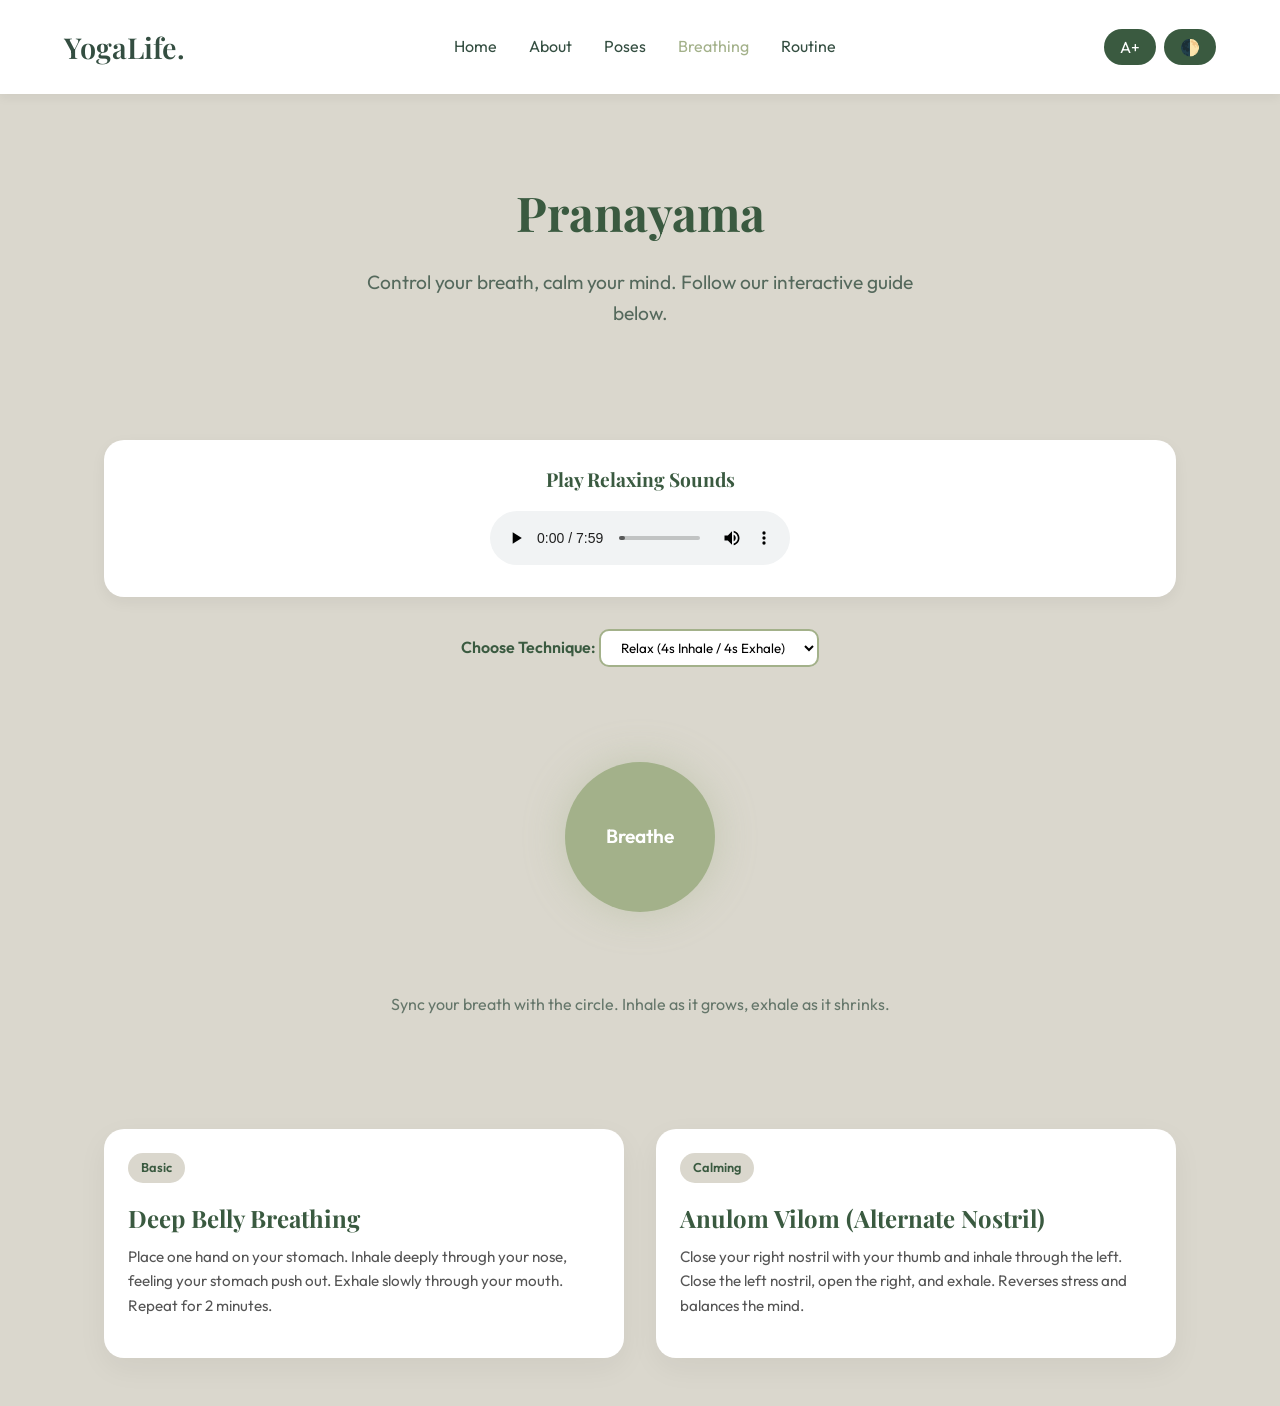
<file: breathing.html>
<!DOCTYPE html>
<html lang="en">
<head>
    <meta charset="UTF-8">
    <meta name="viewport" content="width=device-width, initial-scale=1.0">
    <title>Breathing Guide | YogaLife</title>
    <link rel="stylesheet" href="style.css">
</head>
<body>

    <!-- Navigation -->
    <nav>
        <div class="logo">YogaLife.</div>
        <ul class="nav-links">
            <li><a href="index.html">Home</a></li>
            <li><a href="about.html">About</a></li>
            <li><a href="poses.html">Poses</a></li>
            <li><a href="breathing.html" style="color: var(--light-green);">Breathing</a></li>
            <li><a href="routine.html">Routine</a></li>
        </ul>
        <div class="nav-actions">
            <button id="text-resize-btn" class="btn" style="padding: 0.5rem 1rem;">A+</button>
            <button id="theme-toggle-btn" class="btn" style="padding: 0.5rem 1rem; margin-left: 0.5rem;" title="Toggle Dark Mode">🌓</button>
        </div>
    </nav>

    <!-- Header -->
    <header class="page-header hidden">
        <h1>Pranayama</h1>
        <p>Control your breath, calm your mind. Follow our interactive guide below.</p>
    </header>

    <div class="container">
        
        <!-- Relaxing Audio Player -->
        <div class="audio-player hidden" style="text-align: center; margin: 2rem 0; background: var(--white); padding: 1.5rem; border-radius: 20px; box-shadow: 0 5px 15px rgba(0,0,0,0.05);">
            <h3 style="margin-bottom: 1rem; font-size: 1.2rem;">Play Relaxing Sounds</h3>
            <audio controls loop style="outline: none;">
                <!-- Changed to use your local downloaded music -->
                <source src="Yoga_Music_1.mpeg" type="audio/mpeg">
                Your browser does not support the audio element.
            </audio>
        </div>

        <!-- Breathing Technique Selector -->
        <div class="hidden" style="text-align: center; margin-top: 2rem;">
            <label for="breath-select" style="font-weight: 600; color: var(--primary-green);">Choose Technique: </label>
            <select id="breath-select" style="padding: 0.5rem 1rem; border-radius: 10px; border: 2px solid var(--light-green); font-family: 'Outfit', sans-serif; background: var(--white); cursor: pointer; outline: none;">
                <option value="breathe-normal">Relax (4s Inhale / 4s Exhale)</option>
                <option value="breathe-sleep">Sleep (4s Inhale / 6s Exhale)</option>
                <option value="breathe-focus">Focus Box (Quick Paced)</option>
            </select>
        </div>
        
        <!-- Interactive Breathing Circle -->
        <div class="breathe-container hidden">
            <div class="breathe-circle">
                Breathe
            </div>
            <p style="margin-top: 5rem; opacity: 0.7;">Sync your breath with the circle. Inhale as it grows, exhale as it shrinks.</p>
        </div>

        <div class="grid" style="margin-top: 4rem;">
            <div class="card hidden">
                <div class="card-content">
                    <span class="tag">Basic</span>
                    <h3>Deep Belly Breathing</h3>
                    <p>Place one hand on your stomach. Inhale deeply through your nose, feeling your stomach push out. Exhale slowly through your mouth. Repeat for 2 minutes.</p>
                </div>
            </div>

            <div class="card hidden">
                <div class="card-content">
                    <span class="tag">Calming</span>
                    <h3>Anulom Vilom (Alternate Nostril)</h3>
                    <p>Close your right nostril with your thumb and inhale through the left. Close the left nostril, open the right, and exhale. Reverses stress and balances the mind.</p>
                </div>
            </div>
        </div>
    </div>

    <script src="script.js"></script>
</body>
</html>
</file>
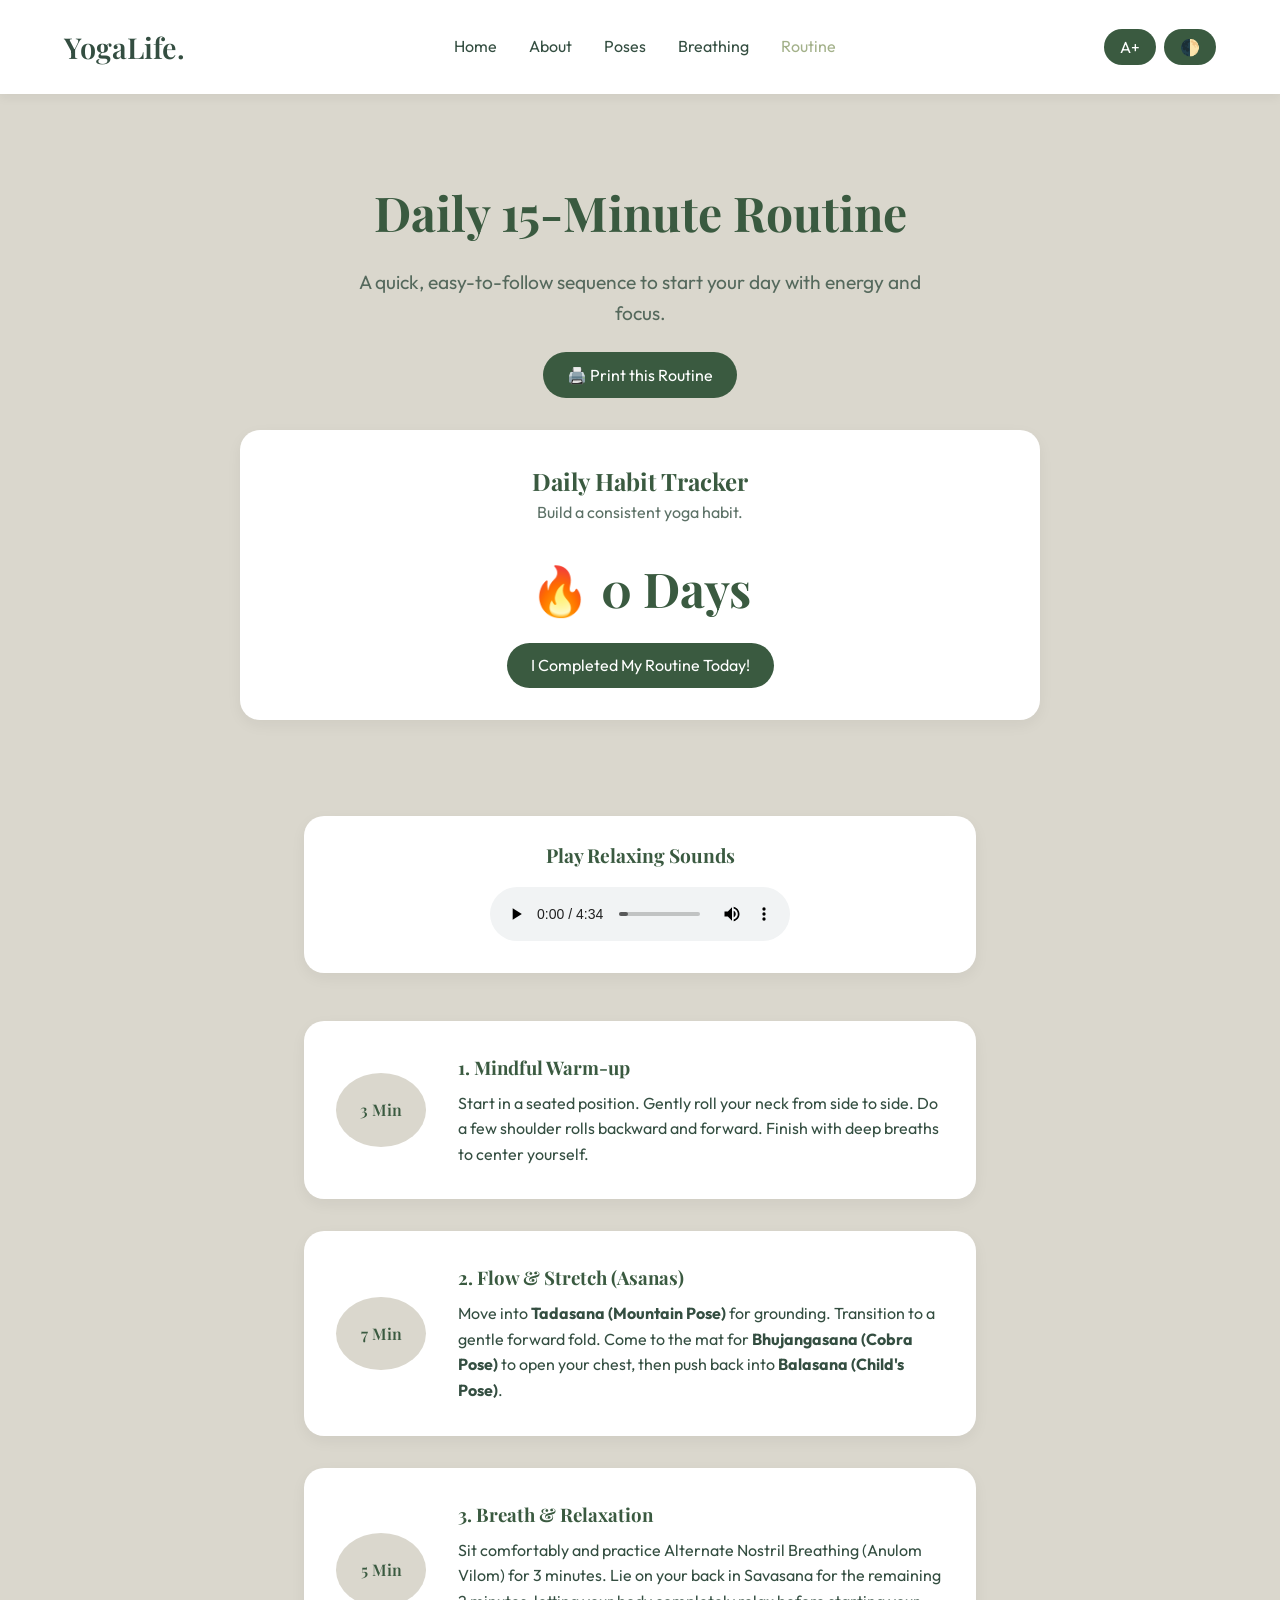
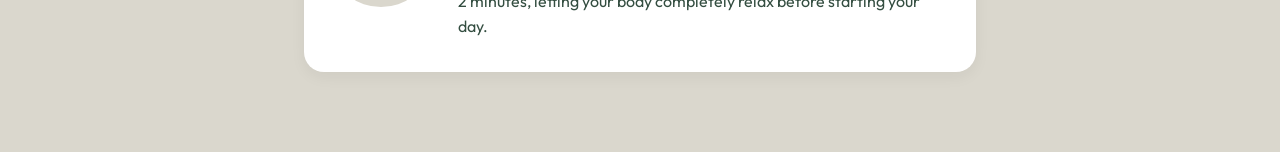
<file: routine.html>
<!DOCTYPE html>
<html lang="en">
<head>
    <meta charset="UTF-8">
    <meta name="viewport" content="width=device-width, initial-scale=1.0">
    <title>15-Minute Routine | YogaLife</title>
    <link rel="stylesheet" href="style.css">
</head>
<body>

    <!-- Navigation -->
    <nav>
        <div class="logo">YogaLife.</div>
        <ul class="nav-links">
            <li><a href="index.html">Home</a></li>
            <li><a href="about.html">About</a></li>
            <li><a href="poses.html">Poses</a></li>
            <li><a href="breathing.html">Breathing</a></li>
            <li><a href="routine.html" style="color: var(--light-green);">Routine</a></li>
        </ul>
        <div class="nav-actions">
            <button id="text-resize-btn" class="btn" style="padding: 0.5rem 1rem;">A+</button>
            <button id="theme-toggle-btn" class="btn" style="padding: 0.5rem 1rem; margin-left: 0.5rem;" title="Toggle Dark Mode">🌓</button>
        </div>
    </nav>

    <!-- Header -->
    <header class="page-header hidden">
        <h1>Daily 15-Minute Routine</h1>
        <p>A quick, easy-to-follow sequence to start your day with energy and focus.</p>
        <!-- Print Button -->
        <button id="print-btn" class="btn" style="margin-top: 1.5rem;">🖨️ Print this Routine</button>
    </header>
    
    <!-- Habit Tracker -->
    <div class="container tracker-container hidden" style="text-align: center; margin-bottom: 3rem; background: var(--white); padding: 2rem; border-radius: 20px; box-shadow: 0 5px 15px rgba(0,0,0,0.05); max-width: 800px;">
        <h2>Daily Habit Tracker</h2>
        <p style="margin-bottom: 1.5rem; opacity: 0.8;">Build a consistent yoga habit.</p>
        <h1 style="font-size: 3rem; color: var(--primary-green); margin-bottom: 1rem;">🔥 <span id="streak-count">0</span> Days</h1>
        <button id="complete-routine-btn" class="btn">I Completed My Routine Today!</button>
        <p id="tracker-message" style="margin-top: 1rem; font-weight: 600; color: var(--light-green); display: none;">Great job! See you tomorrow.</p>
    </div>

    <!-- Routine Steps -->
    <div class="container" style="max-width: 800px;">
        
        <!-- Relaxing Audio Player -->
        <div class="audio-player hidden" style="text-align: center; margin-bottom: 3rem; background: var(--white); padding: 1.5rem; border-radius: 20px; box-shadow: 0 5px 15px rgba(0,0,0,0.05);">
            <h3 style="margin-bottom: 1rem; font-size: 1.2rem;">Play Relaxing Sounds</h3>
            <audio controls loop style="outline: none;">
                <!-- Using your downloaded local music file -->
                <source src="Yoga_Music_2.mpeg" type="audio/mpeg">
                Your browser does not support the audio element.
            </audio>
        </div>

        <div class="routine-step hidden">
            <div class="step-time">3 Min</div>
            <div class="step-content">
                <h3>1. Mindful Warm-up</h3>
                <p>Start in a seated position. Gently roll your neck from side to side. Do a few shoulder rolls backward and forward. Finish with deep breaths to center yourself.</p>
            </div>
        </div>

        <div class="routine-step hidden">
            <div class="step-time">7 Min</div>
            <div class="step-content">
                <h3>2. Flow & Stretch (Asanas)</h3>
                <p>Move into <strong>Tadasana (Mountain Pose)</strong> for grounding. Transition to a gentle forward fold. Come to the mat for <strong>Bhujangasana (Cobra Pose)</strong> to open your chest, then push back into <strong>Balasana (Child's Pose)</strong>.</p>
            </div>
        </div>

        <div class="routine-step hidden">
            <div class="step-time">5 Min</div>
            <div class="step-content">
                <h3>3. Breath & Relaxation</h3>
                <p>Sit comfortably and practice Alternate Nostril Breathing (Anulom Vilom) for 3 minutes. Lie on your back in Savasana for the remaining 2 minutes, letting your body completely relax before starting your day.</p>
            </div>
        </div>

    </div>

    <script src="script.js"></script>
</body>
</html>
</file>
<file: style.css>
/* Google Fonts */
@import url('https://fonts.googleapis.com/css2?family=Outfit:wght@300;400;600&family=Playfair+Display:ital,wght@0,400;0,600;1,400&display=swap');

/* CSS Variables for Premium Theme */
:root {
  --primary-green: #3A5A40;
  --light-green: #A3B18A;
  --bg-beige: #DAD7CD;
  --text-dark: #344E41;
  --white: #FFFFFF;
  --transition: all 0.3s ease;
}

/* Reset & Base Styles */
* {
  margin: 0;
  padding: 0;
  box-sizing: border-box;
}

body {
  font-family: 'Outfit', sans-serif;
  background-color: var(--bg-beige);
  color: var(--text-dark);
  line-height: 1.6;
  overflow-x: hidden;
}

h1, h2, h3 {
  font-family: 'Playfair Display', serif;
  color: var(--primary-green);
}

a {
  text-decoration: none;
  color: inherit;
}

/* Navbar Setup */
nav {
  display: flex;
  justify-content: space-between;
  align-items: center;
  padding: 1.5rem 5%;
  background-color: var(--white);
  box-shadow: 0 4px 10px rgba(0,0,0,0.05);
  position: sticky;
  top: 0;
  z-index: 1000;
}

.logo {
  font-size: 1.8rem;
  font-weight: 600;
  font-family: 'Playfair Display', serif;
}

.nav-links {
  display: flex;
  gap: 2rem;
  list-style: none;
  align-items: center;
}

.nav-links a {
  font-weight: 400;
  transition: var(--transition);
}

.nav-links a:hover {
  color: var(--light-green);
}

.nav-actions {
  display: flex;
  align-items: center;
}

.btn {
  background-color: var(--primary-green);
  color: var(--white);
  padding: 0.8rem 1.5rem;
  border-radius: 30px;
  transition: var(--transition);
  display: inline-block;
  cursor: pointer;
  border: none;
  font-family: 'Outfit', sans-serif;
  font-size: 1rem;
}

.btn:hover {
  background-color: var(--text-dark);
  transform: translateY(-2px);
}

/* Hero Section */
.hero {
  display: flex;
  align-items: center;
  justify-content: space-between;
  padding: 5rem 5%;
  min-height: 80vh;
}

.hero-text {
  flex: 1;
  padding-right: 2rem;
}

.hero-text h1 {
  font-size: 4rem;
  line-height: 1.1;
  margin-bottom: 1.5rem;
}

.hero-text p {
  font-size: 1.2rem;
  margin-bottom: 2rem;
  opacity: 0.8;
}

.hero-image {
  flex: 1;
}

.hero-image img {
  width: 100%;
  border-radius: 20px;
  box-shadow: 0 20px 40px rgba(0,0,0,0.1);
}

/* Scroll Animations */
.hidden {
  opacity: 0;
  transform: translateY(30px);
  transition: all 0.8s ease-out;
}

.show {
  opacity: 1;
  transform: translateY(0);
}

/* Page Headers */
.page-header {
  text-align: center;
  padding: 5rem 5% 2rem;
}

.page-header h1 {
  font-size: 3rem;
  margin-bottom: 1rem;
}

.page-header p {
  font-size: 1.2rem;
  max-width: 600px;
  margin: 0 auto;
  opacity: 0.8;
}

/* Grid Layouts & Cards */
.container {
  padding: 3rem 5%;
  max-width: 1200px;
  margin: 0 auto;
}

.grid {
  display: grid;
  grid-template-columns: repeat(auto-fit, minmax(300px, 1fr));
  gap: 2rem;
  margin-top: 2rem;
}

.card {
  background-color: var(--white);
  border-radius: 20px;
  overflow: hidden;
  box-shadow: 0 10px 30px rgba(0,0,0,0.05);
  transition: var(--transition);
}

.card:hover {
  transform: translateY(-10px);
  box-shadow: 0 15px 40px rgba(0,0,0,0.1);
}

.card img {
  width: 100%;
  height: 250px;
  object-fit: cover;
}

.card-content {
  padding: 1.5rem;
}

.card-content h3 {
  font-size: 1.5rem;
  margin-bottom: 0.5rem;
}

.card-content p {
  font-size: 0.95rem;
  margin-bottom: 1rem;
  color: #555;
}

.tag {
  display: inline-block;
  background-color: var(--bg-beige);
  color: var(--primary-green);
  font-size: 0.8rem;
  padding: 0.3rem 0.8rem;
  border-radius: 20px;
  font-weight: 600;
  margin-bottom: 1rem;
}

/* About Section Specifics */
.about-section {
  display: flex;
  align-items: center;
  gap: 3rem;
  margin-bottom: 5rem;
}

.about-section:nth-child(even) {
  flex-direction: row-reverse;
}

.about-text, .about-image {
  flex: 1;
}

.about-image img {
  width: 100%;
  border-radius: 20px;
}

/* Interactive Breathing Animation */
.breathe-container {
  display: flex;
  flex-direction: column;
  align-items: center;
  justify-content: center;
  height: 350px;
  margin: 3rem 0;
}

.breathe-circle {
  width: 150px;
  height: 150px;
  background-color: var(--light-green);
  border-radius: 50%;
  display: flex;
  align-items: center;
  justify-content: center;
  color: var(--white);
  font-size: 1.2rem;
  font-weight: 600;
  box-shadow: 0 0 40px rgba(163, 177, 138, 0.4);
}

/* Routine Steps */
.routine-step {
  background-color: var(--white);
  padding: 2rem;
  border-radius: 20px;
  margin-bottom: 2rem;
  display: flex;
  align-items: center;
  gap: 2rem;
  box-shadow: 0 5px 15px rgba(0,0,0,0.05);
}

.step-time {
  background-color: var(--bg-beige);
  color: var(--primary-green);
  padding: 1.5rem 1rem;
  border-radius: 50%;
  font-weight: 600;
  min-width: 90px;
  text-align: center;
  font-family: 'Playfair Display', serif;
}

.step-content h3 {
  margin-bottom: 0.5rem;
}

/* Styling for the filter buttons */
.filter-btn {
    background: var(--white);
    border: 2px solid var(--primary-green);
    color: var(--primary-green);
    padding: 0.5rem 1.5rem;
    border-radius: 20px;
    cursor: pointer;
    margin: 0 0.5rem;
    transition: var(--transition);
}

.filter-btn.active, .filter-btn:hover {
    background: var(--primary-green);
    color: var(--white);
}

/* Accessibility Class applied via JS */
.large-text body {
    font-size: 1.2rem;
}
.large-text h1 { font-size: 3.5rem; }
.large-text h2 { font-size: 2.5rem; }
.large-text h3 { font-size: 1.8rem; }

/* Custom Breathing Animations */
.breathe-normal { animation: breathe-normal 8s infinite ease-in-out; }
.breathe-sleep { animation: breathe-sleep 10s infinite ease-in-out; }
.breathe-focus { animation: breathe-focus 4s infinite ease-in-out; }

@keyframes breathe-normal {
  0%, 100% { transform: scale(1); background-color: var(--light-green); }
  50% { transform: scale(1.8); background-color: var(--primary-green); }
}

@keyframes breathe-sleep {
  0%, 100% { transform: scale(1); background-color: var(--light-green); }
  40% { transform: scale(1.8); background-color: var(--primary-green); } 
}

@keyframes breathe-focus {
  0%, 100% { transform: scale(1); background-color: var(--light-green); }
  50% { transform: scale(1.5); background-color: var(--primary-green); }
}

/* ------------------------------------------------- */
/* High Contrast Theme (Dark Mode) */
/* ------------------------------------------------- */
.dark-theme {
  --bg-beige: #121212;         
  --white: #1E1E1E;            
  --text-dark: #F5F5F5;        
  --primary-green: #E9C46A;    
  --light-green: #F4A261;      
}

.dark-theme img {
  opacity: 0.85;
  transition: var(--transition);
}

.dark-theme img:hover {
  opacity: 1;
}

/* ------------------------------------------------- */
/* Print Stylesheet (For physical paper) */
/* ------------------------------------------------- */
@media print {
  body {
    background-color: var(--white);
    color: #000;
  }
  nav, .tracker-container, #print-btn, .audio-player {
    display: none !important;
  }
  .routine-step {
    box-shadow: none;
    border: 1px solid #ccc;
    page-break-inside: avoid;
    margin-bottom: 1.5rem;
  }
  .hidden {
    opacity: 1 !important;
    transform: none !important;
  }
}

/* ------------------------------------------------- */
/* Mobile Responsiveness (Tablets & Phones)          */
/* ------------------------------------------------- */
@media screen and (max-width: 768px) {
  /* Stack Navigation */
  nav {
    flex-direction: column;
    gap: 1rem;
    padding: 1.5rem;
    text-align: center;
  }
  
  .nav-links {
    flex-wrap: wrap;
    justify-content: center;
    gap: 1rem;
  }

  .nav-actions {
    margin-top: 0.5rem;
    justify-content: center;
    flex-wrap: wrap;
    gap: 0.5rem;
  }

  /* Adjust Hero Section */
  .hero {
    flex-direction: column;
    text-align: center;
    padding: 3rem 5%;
  }

  .hero-text {
    padding-right: 0;
    margin-bottom: 3rem;
  }

  .hero-text h1 {
    font-size: 2.8rem;
  }

  /* Adjust Page Headers */
  .page-header {
    padding: 3rem 5% 1rem;
  }

  .page-header h1 {
    font-size: 2.2rem;
  }

  /* Stack About Sections */
  .about-section, 
  .about-section:nth-child(even) {
    flex-direction: column;
    text-align: center;
    gap: 1.5rem;
  }

  /* Stack Routine Steps */
  .routine-step {
    flex-direction: column;
    text-align: center;
    gap: 1rem;
    padding: 1.5rem;
  }

  /* Adjust Filter Buttons to wrap nicely */
  .filter-btn {
    margin: 0.3rem;
    font-size: 0.9rem;
    padding: 0.5rem 1rem;
  }
}
</file>
